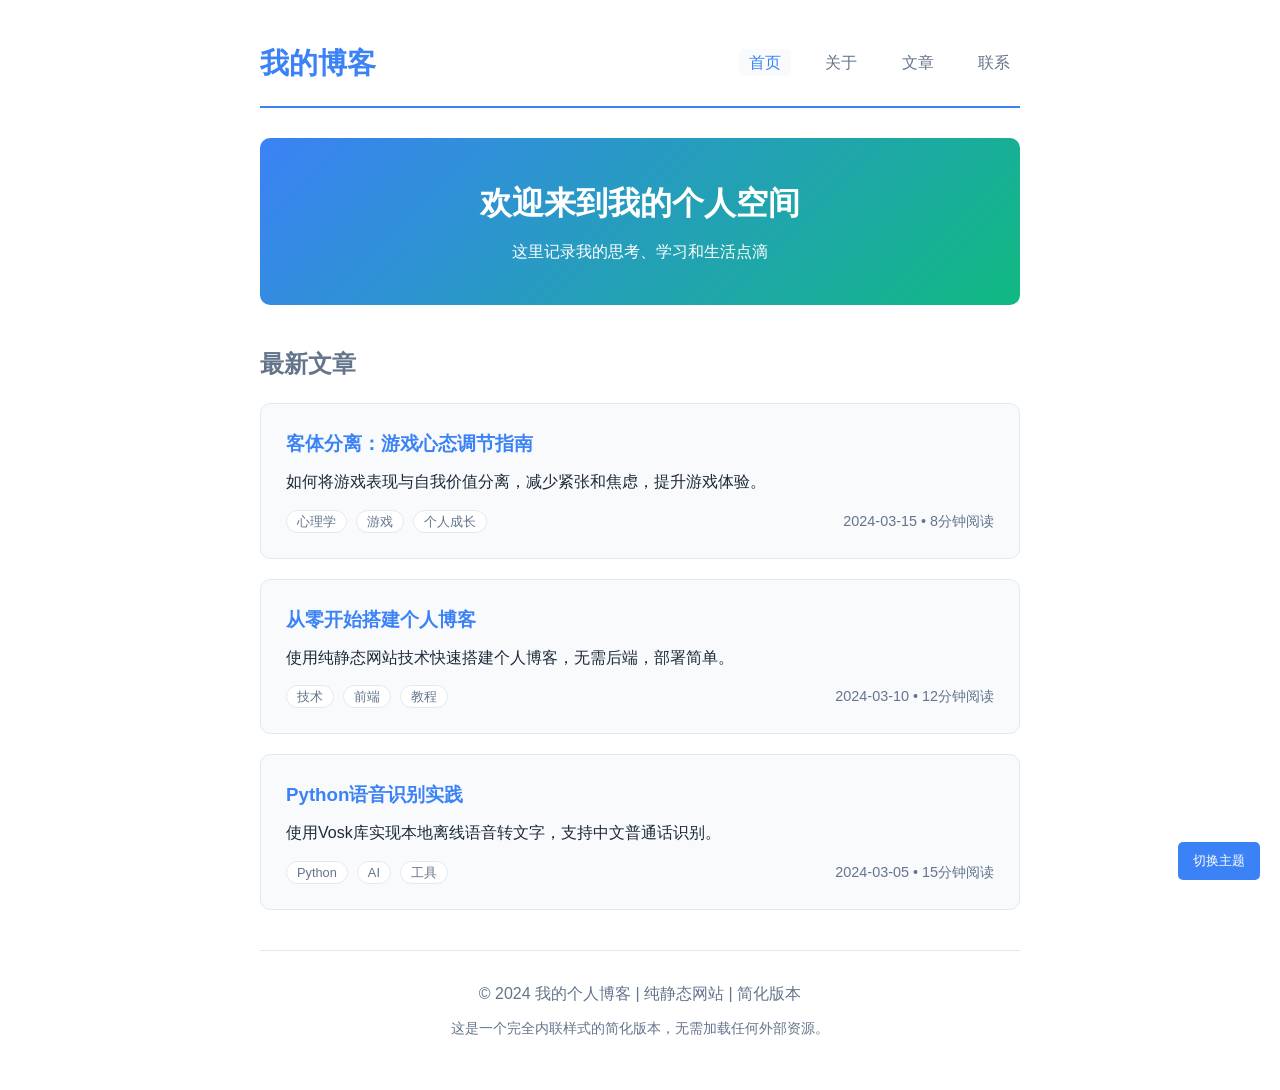
<file: index.html>
<!DOCTYPE html>
<html lang="zh-CN">
<head>
    <meta charset="UTF-8">
    <meta name="viewport" content="width=device-width, initial-scale=1.0">
    <title>我的个人博客（简化版）</title>
    <style>
        /* 完全内联的简化样式，无外部依赖 */
        :root {
            --primary: #3b82f6;
            --secondary: #10b981;
            --bg: #ffffff;
            --surface: #f8fafc;
            --text: #1e293b;
            --text-secondary: #64748b;
            --border: #e2e8f0;
        }

        * {
            margin: 0;
            padding: 0;
            box-sizing: border-box;
        }

        body {
            font-family: -apple-system, BlinkMacSystemFont, 'Segoe UI', 'Microsoft YaHei', sans-serif;
            background: var(--bg);
            color: var(--text);
            line-height: 1.6;
            min-height: 100vh;
        }

        .container {
            max-width: 800px;
            margin: 0 auto;
            padding: 20px;
        }

        header {
            display: flex;
            justify-content: space-between;
            align-items: center;
            padding: 20px 0;
            border-bottom: 2px solid var(--primary);
            margin-bottom: 30px;
        }

        .logo {
            font-size: 1.8rem;
            font-weight: bold;
            color: var(--primary);
        }

        nav a {
            margin-left: 20px;
            text-decoration: none;
            color: var(--text-secondary);
            padding: 5px 10px;
            border-radius: 5px;
        }

        nav a:hover, nav a.active {
            background: var(--surface);
            color: var(--primary);
        }

        .hero {
            background: linear-gradient(135deg, var(--primary), var(--secondary));
            color: white;
            padding: 40px;
            border-radius: 10px;
            margin-bottom: 40px;
            text-align: center;
        }

        .hero h2 {
            font-size: 2rem;
            margin-bottom: 10px;
        }

        .articles {
            margin-bottom: 40px;
        }

        .article {
            background: var(--surface);
            padding: 25px;
            border-radius: 10px;
            margin-bottom: 20px;
            border: 1px solid var(--border);
            transition: transform 0.3s;
        }

        .article:hover {
            transform: translateY(-3px);
            box-shadow: 0 5px 15px rgba(0,0,0,0.1);
        }

        .article h3 {
            color: var(--primary);
            margin-bottom: 10px;
        }

        .meta {
            color: var(--text-secondary);
            font-size: 0.9rem;
            margin-top: 15px;
            display: flex;
            justify-content: space-between;
        }

        .tags span {
            background: var(--bg);
            padding: 3px 10px;
            border-radius: 15px;
            font-size: 0.8rem;
            margin-right: 5px;
            border: 1px solid var(--border);
        }

        footer {
            text-align: center;
            padding: 30px 0;
            color: var(--text-secondary);
            border-top: 1px solid var(--border);
            margin-top: 40px;
        }

        @media (max-width: 768px) {
            header {
                flex-direction: column;
                text-align: center;
                gap: 15px;
            }

            nav a {
                margin: 0 5px;
            }

            .container {
                padding: 15px;
            }

            .hero {
                padding: 30px 15px;
            }
        }

        /* 文章模态框样式 */
        .modal {
            display: none;
            position: fixed;
            z-index: 1000;
            left: 0;
            top: 0;
            width: 100%;
            height: 100%;
            background-color: rgba(0, 0, 0, 0.5);
            overflow-y: auto;
        }
        .modal-content {
            background-color: var(--bg);
            margin: 40px auto;
            padding: 30px;
            border-radius: 10px;
            max-width: 800px;
            box-shadow: 0 10px 30px rgba(0, 0, 0, 0.2);
            position: relative;
        }
        .close {
            position: absolute;
            top: 15px;
            right: 15px;
            font-size: 24px;
            cursor: pointer;
            color: var(--text-secondary);
        }
        .close:hover {
            color: var(--primary);
        }
        .article-full {
            line-height: 1.8;
        }
        .article-full h1 {
            color: var(--primary);
            margin-bottom: 20px;
            font-size: 2rem;
        }
        .article-full h2 {
            color: var(--text);
            margin-top: 30px;
            margin-bottom: 15px;
            font-size: 1.5rem;
        }
        .article-full h3 {
            color: var(--text);
            margin-top: 25px;
            margin-bottom: 10px;
        }
        .article-full ul, .article-full ol {
            margin-left: 20px;
            margin-bottom: 15px;
        }
        .article-full li {
            margin-bottom: 8px;
        }
        .article-full p {
            margin-bottom: 15px;
        }
        .article-full table {
            width: 100%;
            border-collapse: collapse;
            margin-bottom: 20px;
        }
        .article-full th, .article-full td {
            border: 1px solid var(--border);
            padding: 8px;
            text-align: left;
        }
        .article-full th {
            background-color: var(--surface);
        }
        .modal-header {
            border-bottom: 1px solid var(--border);
            padding-bottom: 15px;
            margin-bottom: 20px;
        }
        .modal-header h2 {
            margin: 0;
            color: var(--primary);
        }
    </style>
</head>
<body>
    <div class="container">
        <header>
            <div class="logo">我的博客</div>
            <nav>
                <a href="#" class="active">首页</a>
                <a href="#">关于</a>
                <a href="#">文章</a>
                <a href="#">联系</a>
            </nav>
        </header>

        <div class="hero">
            <h2>欢迎来到我的个人空间</h2>
            <p>这里记录我的思考、学习和生活点滴</p>
        </div>

        <div class="articles">
            <h2 style="margin-bottom: 20px; color: var(--text-secondary);">最新文章</h2>

            <div class="article">
                <h3>客体分离：游戏心态调节指南</h3>
                <p>如何将游戏表现与自我价值分离，减少紧张和焦虑，提升游戏体验。</p>
                <div class="meta">
                    <div class="tags">
                        <span>心理学</span>
                        <span>游戏</span>
                        <span>个人成长</span>
                    </div>
                    <div>2024-03-15 • 8分钟阅读</div>
                </div>
            </div>

            <div class="article">
                <h3>从零开始搭建个人博客</h3>
                <p>使用纯静态网站技术快速搭建个人博客，无需后端，部署简单。</p>
                <div class="meta">
                    <div class="tags">
                        <span>技术</span>
                        <span>前端</span>
                        <span>教程</span>
                    </div>
                    <div>2024-03-10 • 12分钟阅读</div>
                </div>
            </div>

            <div class="article">
                <h3>Python语音识别实践</h3>
                <p>使用Vosk库实现本地离线语音转文字，支持中文普通话识别。</p>
                <div class="meta">
                    <div class="tags">
                        <span>Python</span>
                        <span>AI</span>
                        <span>工具</span>
                    </div>
                    <div>2024-03-05 • 15分钟阅读</div>
                </div>
            </div>
        </div>

        <footer>
            <p>© 2024 我的个人博客 | 纯静态网站 | 简化版本</p>
            <p style="margin-top: 10px; font-size: 0.9rem;">
                这是一个完全内联样式的简化版本，无需加载任何外部资源。
            </p>
        </footer>
    </div>

    <script>
        // 简单的交互功能
        document.addEventListener('DOMContentLoaded', function() {
            // 文章点击效果
            const articles = document.querySelectorAll('.article');
            articles.forEach(article => {
                article.addEventListener('click', function() {
                    const title = this.querySelector('h3').textContent;
                    // 如果是客体分离文章，显示模态框
                    if (title === '客体分离：游戏心态调节指南') {
                        showArticleModal();
                    } else {
                        alert('打开文章: ' + title + '\n\n这是一个示例功能。');
                    }
                });
            });

            // 模态框功能
            const modal = document.getElementById('articleModal');
            const closeBtn = document.querySelector('.close');

            function showArticleModal() {
                modal.style.display = 'block';
                document.body.style.overflow = 'hidden'; // 防止背景滚动
            }

            function hideArticleModal() {
                modal.style.display = 'none';
                document.body.style.overflow = 'auto';
            }

            // 点击关闭按钮
            closeBtn.addEventListener('click', hideArticleModal);

            // 点击模态框背景关闭
            modal.addEventListener('click', function(event) {
                if (event.target === modal) {
                    hideArticleModal();
                }
            });

            // ESC键关闭
            document.addEventListener('keydown', function(event) {
                if (event.key === 'Escape') {
                    hideArticleModal();
                }
            });

            // 主题切换（简化版）
            const toggleTheme = document.createElement('button');
            toggleTheme.textContent = '切换主题';
            toggleTheme.style.cssText = `
                position: fixed;
                bottom: 20px;
                right: 20px;
                padding: 10px 15px;
                background: var(--primary);
                color: white;
                border: none;
                border-radius: 5px;
                cursor: pointer;
                z-index: 1000;
            `;
            document.body.appendChild(toggleTheme);

            let isDark = false;
            toggleTheme.addEventListener('click', function() {
                isDark = !isDark;
                if (isDark) {
                    document.documentElement.style.setProperty('--bg', '#1a1a1a');
                    document.documentElement.style.setProperty('--surface', '#2d2d2d');
                    document.documentElement.style.setProperty('--text', '#ffffff');
                    document.documentElement.style.setProperty('--text-secondary', '#aaaaaa');
                    document.documentElement.style.setProperty('--border', '#444444');
                } else {
                    document.documentElement.style.setProperty('--bg', '#ffffff');
                    document.documentElement.style.setProperty('--surface', '#f8fafc');
                    document.documentElement.style.setProperty('--text', '#1e293b');
                    document.documentElement.style.setProperty('--text-secondary', '#64748b');
                    document.documentElement.style.setProperty('--border', '#e2e8f0');
                }
            });
        });
    </script>

    <!-- 文章模态框 -->
    <div id="articleModal" class="modal">
        <div class="modal-content">
            <span class="close">&times;</span>
            <div class="modal-header">
                <h2 id="modalTitle">客体分离：游戏心态调节指南</h2>
                <div class="meta">
                    <div class="tags" id="modalTags">
                        <span>心理学</span>
                        <span>游戏</span>
                        <span>个人成长</span>
                    </div>
                    <div id="modalMeta">2024-03-15 • 8分钟阅读</div>
                </div>
            </div>
            <div id="modalContent" class="article-full">
<h1>监管者心态调节指南：走出紧张与自我怀疑的困境</h1>

<h2>一、监管者的常见心理问题</h2>
<p>当你在玩监管者时，是否经历过以下心理波动？</p>

<h3>场景一：开局前的焦虑</h3>
<ul>
<li>看到对面选出击球手、前锋等"难缠"角色，心跳就开始加速</li>
<li>纠结天赋选择："带金身？还是带闪现？"</li>
<li>担心被人类玩家"秀操作"，还没开局就感到压力</li>
</ul>

<h3>场景二：局内的连锁反应</h3>
<h4>操作失误触发紧张</h4>
<ul>
<li>空了一刀</li>
<li>闪现失误</li>
<li>被板子砸中 → 手心出汗、呼吸急促</li>
</ul>

<h4>情绪化阶段</h4>
<ul>
<li>开始"上头"，变成机械追击</li>
<li>归因于外部因素："这角色太强了""策划设计有问题"</li>
<li>后续操作变形，放弃控场思路</li>
</ul>

<p>如果你有过这些体验，不必担心——这几乎是所有监管者玩家都会经历的心理过程。好消息是，这些问题都有解决方法。</p>

<h2>二、问题根源：把游戏看得太重</h2>
<p>为什么我们会因为一场游戏而情绪失控？深层原因往往是：</p>

<h3>错误认知一：用游戏结果定义自我</h3>
<ul>
<li>"如果这把没能三抓，就等于我输了"</li>
<li>"平局对我来说就是失败"</li>
<li>"被三跑=我能力不行=我这个人有问题"</li>
</ul>

<h3>错误认知二：胜率成为价值标尺</h3>
<p>在网络环境中看到其他监管者展示八九十的胜率，再看看自己五六⼗的胜率，容易产生：</p>
<ul>
<li>"我连监管者的标准都达不到"</li>
<li>"别人点开我主页会看不起我"</li>
<li>"我可能天生不适合玩这个游戏"</li>
</ul>

<p>这些想法会形成心理暗示，让你在关键时刻更容易紧张。</p>

<h2>三、核心解决方案：学习"客体分离"</h2>

<h3>什么是客体分离？</h3>
<p>客体分离指的是：将外界评价与你本人的核心价值区分开来。</p>

<h3>生活中的例子：</h3>
<p>当有人说"你怎么做事这么慢"，他们的本意是：</p>
<ul>
<li>你在这件事的处理速度可以提升</li>
<li>而不是在否定你这个人的价值</li>
</ul>

<h3>游戏中的体现：</h3>
<p>闪现失误了 → 这只是：</p>
<ul>
<li>一次技能操作的失误</li>
<li>一种游戏技巧的不足</li>
<li>与你这个人的价值、能力、品格毫无关系</li>
</ul>

<h2>四、游戏策划设置的"心理陷阱"</h2>
<p>在设计层面，游戏通过各种机制强化你的紧张感：</p>

<table class="article-table">
<tr>
<td>机制</td>
<td>目的</td>
<td>本质</td>
</tr>
</table>
<p>| --- | --- | --- |</p>
<table class="article-table">
<tr>
<td>主页展示胜率/段位</td>
<td>让你觉得"必须维持高数据"</td>
<td>增加你的游戏投入时间</td>
</tr>
<tr>
<td>排行榜系统</td>
<td>引导玩家相互竞争</td>
<td>提升玩家活跃度</td>
</tr>
<tr>
<td>角色强度调整</td>
<td>制造"我打不过是因为角色"的错觉</td>
<td>维持游戏平衡话题度</td>
</tr>
</table>

<p>认清这一点很重要：这些设计是为了让你更投入地玩游戏，而不是为了定义你个人的价值。</p>

<h2>五、实践训练：三步学会客体分离</h2>

<h3>第一步：建立认知意识</h3>
<p>在听到负面评价或出现失误时，第一时间问自己：</p>
<p>"对方是在评价我这个人，还是在评价我的某项能力/操作？"</p>

<h3>第二步：强化价值锚点</h3>
<p>记住这个核心观念：</p>
<ul>
<li>别人的评价只能说明你在某个方面需要改进</li>
<li>没有任何评价能定义你的核心价值</li>
<li>失误不会让你变得"渺小"，就像成功不会让你变得"伟大"</li>
</ul>

<h3>第三步：游戏内的具体应用</h3>
<h4>面对嘲讽时</h4>
<ul>
<li>对方："就这水平还玩监管？"</li>
<li>正确解读："他认为我这局游戏的处理可以更好"</li>
<li>错误解读："他在否定我这个人的价值"</li>
</ul>

<h4>操作失误时</h4>
<ul>
<li>事实："我闪现空了"</li>
<li>客体分离解读："这个技能释放时机需要练习"</li>
<li>避免的解读："我是个连闪现都用不好的失败者"</li>
</ul>

<h4>赛后反思时</h4>
<ul>
<li>关注点放在："这局我在控场节奏/技能使用上哪里可以改进"</li>
<li>而不是："我是不是天生不适合玩监管"</li>
</ul>

<h2>六、长期心态建设</h2>

<h3>心态调整要点</h3>
<h4>把游戏放回适当位置</h4>
<ul>
<li>它只是你生活中的一种娱乐方式</li>
<li>不是衡量你个人价值的标尺</li>
</ul>

<h4>接受不完美的必然性</h4>
<ul>
<li>每个人都会有失误，职业选手也不例外</li>
<li>失误是学习和进步的必要过程</li>
</ul>

<h4>重新定义"胜利"</h4>
<ul>
<li>胜利不一定是四抓</li>
<li>成功执行了新的战术思路 → 胜利</li>
<li>发现了某个角色的应对方法 → 胜利</li>
<li>在高压下保持了冷静思考 → 胜利</li>
</ul>

<h3>日常训练建议</h3>
<ul>
<li>每天开始游戏前，提醒自己："我是来享受游戏过程，不是来证明自己的价值"</li>
<li>每局结束后，用30秒进行客体分离式复盘："这局在技术上哪里可以改进"</li>
<li>当感到紧张时，做一次深呼吸，在心里重复："这只是游戏，不是对我的审判"</li>
</ul>

<h2>总结：你比游戏更重要</h2>

<h3>根本性原则</h3>
<p>游戏内的表现 ≠ 你本人的价值</p>

<h3>当你掌握客体分离时</h3>
<ul>
<li>紧张感会自然降低</li>
<li>决策会更清晰理性</li>
<li>失误后的恢复能力会大幅提升</li>
<li>游戏体验会从"证明自己"变为"享受过程"</li>
</ul>

<h3>最终建议</h3>
<p>游戏设计会不断制造焦虑，但你有选择回应的权利。从现在开始，练习用客体分离的视角看待每一次对局——你会发现，当你不再害怕失败时，胜利反而变得更容易了。</p>

<h2>致每一位监管者玩家：</h2>
<p>你的价值不由游戏数据定义，你的人生远比任何对局都丰富。放松些，享受游戏本来的乐趣。</p>
</div>
        </div>
    </div>

</body>
</html>
</file>
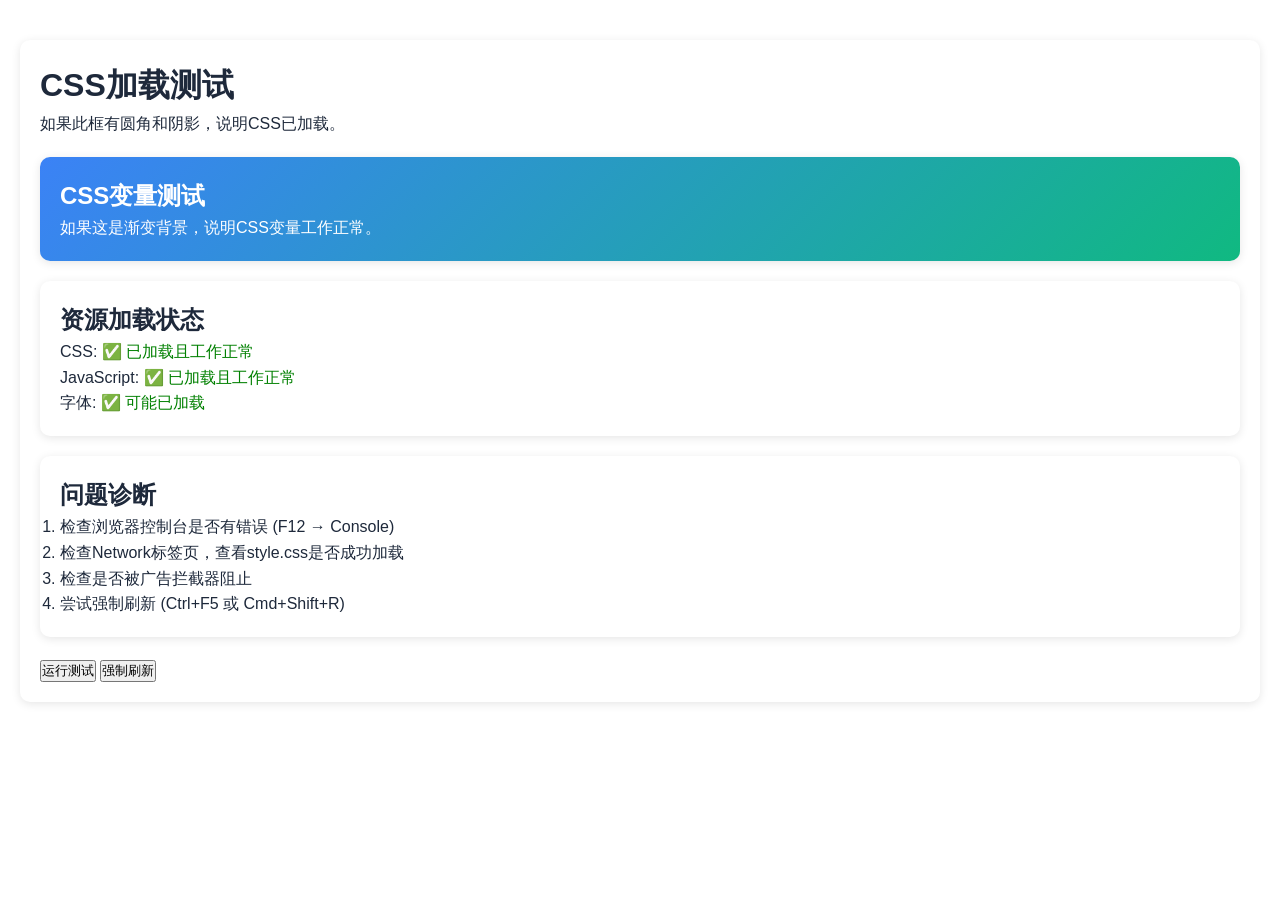
<file: test.html>
<!DOCTYPE html>
<html lang="zh-CN">
<head>
    <meta charset="UTF-8">
    <meta name="viewport" content="width=device-width, initial-scale=1.0">
    <title>CSS测试页面</title>
    <style>
        /* 内联基础样式 */
        body {
            font-family: Arial, sans-serif;
            padding: 20px;
            background-color: #f0f0f0;
        }
        .test {
            background: white;
            padding: 20px;
            border-radius: 10px;
            margin: 20px 0;
            box-shadow: 0 2px 10px rgba(0,0,0,0.1);
        }
        .success { color: green; }
        .error { color: red; }
    </style>
    <!-- 测试外部CSS -->
    <link rel="stylesheet" href="style.css">
</head>
<body>
    <div class="test">
        <h1>CSS加载测试</h1>
        <p>如果此框有圆角和阴影，说明CSS已加载。</p>

        <div class="test" id="cssTest" style="background: linear-gradient(135deg, #3b82f6, #10b981); color: white;">
            <h2>CSS变量测试</h2>
            <p>如果这是渐变背景，说明CSS变量工作正常。</p>
        </div>

        <div class="test">
            <h2>资源加载状态</h2>
            <p id="cssStatus">检查CSS... <span class="error">❌ 未加载</span></p>
            <p id="jsStatus">检查JavaScript... <span class="error">❌ 未加载</span></p>
            <p id="fontStatus">检查字体... <span class="error">❌ 未检查</span></p>
        </div>

        <div class="test">
            <h2>问题诊断</h2>
            <ol>
                <li>检查浏览器控制台是否有错误 (F12 → Console)</li>
                <li>检查Network标签页，查看style.css是否成功加载</li>
                <li>检查是否被广告拦截器阻止</li>
                <li>尝试强制刷新 (Ctrl+F5 或 Cmd+Shift+R)</li>
            </ol>
        </div>

        <button onclick="runTests()">运行测试</button>
        <button onclick="location.reload(true)">强制刷新</button>
    </div>

    <script>
        function runTests() {
            // 测试CSS是否加载
            const cssTest = document.getElementById('cssTest');
            const computedStyle = window.getComputedStyle(cssTest);
            const bg = computedStyle.backgroundImage;

            if (bg && bg.includes('gradient')) {
                document.getElementById('cssStatus').innerHTML =
                    'CSS: <span class="success">✅ 已加载且工作正常</span>';
            } else {
                document.getElementById('cssStatus').innerHTML =
                    'CSS: <span class="error">❌ 可能未正确加载</span>';
            }

            // 测试JavaScript
            document.getElementById('jsStatus').innerHTML =
                'JavaScript: <span class="success">✅ 已加载且工作正常</span>';

            // 测试字体
            const fontFamilies = ['Inter', 'Noto Sans SC'];
            const bodyStyle = window.getComputedStyle(document.body);
            const fontFamily = bodyStyle.fontFamily;

            let fontLoaded = false;
            for (const font of fontFamilies) {
                if (fontFamily.includes(font)) {
                    fontLoaded = true;
                    break;
                }
            }

            document.getElementById('fontStatus').innerHTML = fontLoaded ?
                '字体: <span class="success">✅ 可能已加载</span>' :
                '字体: <span class="error">⚠️ 可能使用备用字体</span>';
        }

        // 页面加载后自动运行测试
        window.addEventListener('load', function() {
            setTimeout(runTests, 500);
        });
    </script>
</body>
</html>
</file>
<file: style.css>
/* CSS重置和基础样式 */
* {
    margin: 0;
    padding: 0;
    box-sizing: border-box;
}

:root {
    /* 亮色主题变量 */
    --primary-color: #3b82f6;
    --secondary-color: #10b981;
    --bg-color: #ffffff;
    --surface-color: #f8fafc;
    --text-color: #1e293b;
    --text-secondary: #64748b;
    --border-color: #e2e8f0;
    --shadow: 0 4px 6px -1px rgba(0, 0, 0, 0.1), 0 2px 4px -1px rgba(0, 0, 0, 0.06);
    --shadow-lg: 0 10px 15px -3px rgba(0, 0, 0, 0.1), 0 4px 6px -2px rgba(0, 0, 0, 0.05);
    --radius: 12px;
    --transition: all 0.3s ease;
}

.dark-theme {
    /* 暗色主题变量 */
    --primary-color: #60a5fa;
    --secondary-color: #34d399;
    --bg-color: #0f172a;
    --surface-color: #1e293b;
    --text-color: #f1f5f9;
    --text-secondary: #94a3b8;
    --border-color: #334155;
    --shadow: 0 4px 6px -1px rgba(0, 0, 0, 0.3), 0 2px 4px -1px rgba(0, 0, 0, 0.2);
    --shadow-lg: 0 10px 15px -3px rgba(0, 0, 0, 0.3), 0 4px 6px -2px rgba(0, 0, 0, 0.2);
}

body {
    font-family: -apple-system, BlinkMacSystemFont, 'Segoe UI', 'Microsoft YaHei', 'Noto Sans SC', 'Inter', sans-serif;
    background-color: var(--bg-color);
    color: var(--text-color);
    line-height: 1.6;
    transition: var(--transition);
    min-height: 100vh;
}

.container {
    max-width: 1200px;
    margin: 0 auto;
    padding: 0 20px;
}

/* 头部样式 */
.header {
    display: flex;
    justify-content: space-between;
    align-items: center;
    padding: 20px 0;
    border-bottom: 1px solid var(--border-color);
    margin-bottom: 40px;
}

.logo {
    display: flex;
    align-items: center;
    gap: 12px;
}

.logo i {
    font-size: 2rem;
    color: var(--primary-color);
}

.logo h1 {
    font-size: 1.8rem;
    font-weight: 700;
}

.nav {
    display: flex;
    gap: 30px;
}

.nav a {
    text-decoration: none;
    color: var(--text-secondary);
    font-weight: 500;
    display: flex;
    align-items: center;
    gap: 8px;
    transition: var(--transition);
    padding: 8px 16px;
    border-radius: var(--radius);
}

.nav a:hover {
    color: var(--primary-color);
    background-color: var(--surface-color);
}

.nav a.active {
    color: var(--primary-color);
    background-color: var(--surface-color);
}

.theme-toggle {
    background: var(--surface-color);
    border: 1px solid var(--border-color);
    color: var(--text-color);
    width: 44px;
    height: 44px;
    border-radius: 50%;
    display: flex;
    align-items: center;
    justify-content: center;
    cursor: pointer;
    transition: var(--transition);
}

.theme-toggle:hover {
    transform: rotate(15deg);
    box-shadow: var(--shadow);
}

/* 主要内容布局 */
.main {
    display: grid;
    grid-template-columns: 1fr 300px;
    gap: 40px;
    margin-bottom: 60px;
}

/* 欢迎部分 */
.hero {
    grid-column: 1 / -1;
    background: linear-gradient(135deg, var(--primary-color), var(--secondary-color));
    color: white;
    padding: 40px;
    border-radius: var(--radius);
    margin-bottom: 40px;
    box-shadow: var(--shadow-lg);
}

.hero h2 {
    font-size: 2.5rem;
    margin-bottom: 16px;
    font-weight: 700;
}

.hero p {
    font-size: 1.2rem;
    opacity: 0.9;
    max-width: 600px;
    margin-bottom: 30px;
}

.stats {
    display: flex;
    gap: 40px;
    flex-wrap: wrap;
}

.stat {
    display: flex;
    align-items: center;
    gap: 12px;
    font-size: 1.1rem;
}

.stat i {
    font-size: 1.5rem;
    background: rgba(255, 255, 255, 0.2);
    width: 48px;
    height: 48px;
    border-radius: 50%;
    display: flex;
    align-items: center;
    justify-content: center;
}

/* 文章列表 */
.articles h3 {
    font-size: 1.8rem;
    margin-bottom: 30px;
    display: flex;
    align-items: center;
    gap: 12px;
}

.article-grid {
    display: grid;
    grid-template-columns: repeat(auto-fill, minmax(300px, 1fr));
    gap: 30px;
}

.article-card {
    background: var(--surface-color);
    border-radius: var(--radius);
    overflow: hidden;
    box-shadow: var(--shadow);
    transition: var(--transition);
    border: 1px solid var(--border-color);
}

.article-card:hover {
    transform: translateY(-5px);
    box-shadow: var(--shadow-lg);
}

.article-image {
    height: 180px;
    background: linear-gradient(135deg, var(--primary-color), var(--secondary-color));
    position: relative;
}

.article-date {
    position: absolute;
    top: 15px;
    right: 15px;
    background: rgba(0, 0, 0, 0.7);
    color: white;
    padding: 6px 12px;
    border-radius: 20px;
    font-size: 0.9rem;
}

.article-content {
    padding: 25px;
}

.article-content h4 {
    font-size: 1.3rem;
    margin-bottom: 12px;
    line-height: 1.4;
}

.article-content p {
    color: var(--text-secondary);
    margin-bottom: 20px;
    font-size: 0.95rem;
}

.article-meta {
    display: flex;
    justify-content: space-between;
    align-items: center;
    padding-top: 20px;
    border-top: 1px solid var(--border-color);
}

.tags {
    display: flex;
    gap: 8px;
    flex-wrap: wrap;
}

.tag {
    background: var(--bg-color);
    color: var(--text-secondary);
    padding: 4px 12px;
    border-radius: 20px;
    font-size: 0.85rem;
    border: 1px solid var(--border-color);
}

.read-more {
    color: var(--primary-color);
    text-decoration: none;
    font-weight: 600;
    display: flex;
    align-items: center;
    gap: 6px;
    transition: var(--transition);
}

.read-more:hover {
    gap: 10px;
}

/* 侧边栏 */
.sidebar {
    display: flex;
    flex-direction: column;
    gap: 30px;
}

.widget {
    background: var(--surface-color);
    padding: 25px;
    border-radius: var(--radius);
    border: 1px solid var(--border-color);
}

.widget h4 {
    font-size: 1.2rem;
    margin-bottom: 20px;
    display: flex;
    align-items: center;
    gap: 10px;
}

.social-links {
    display: flex;
    gap: 15px;
    margin-top: 20px;
}

.social-links a {
    color: var(--text-secondary);
    font-size: 1.5rem;
    transition: var(--transition);
}

.social-links a:hover {
    color: var(--primary-color);
    transform: translateY(-3px);
}

.plans {
    list-style: none;
}

.plans li {
    padding: 10px 0;
    border-bottom: 1px solid var(--border-color);
    display: flex;
    align-items: center;
    gap: 10px;
}

.plans li:before {
    content: "✓";
    color: var(--secondary-color);
    font-weight: bold;
}

.plans li:last-child {
    border-bottom: none;
}

/* 页脚 */
.footer {
    text-align: center;
    padding: 40px 0;
    border-top: 1px solid var(--border-color);
    color: var(--text-secondary);
}

.footer-links {
    margin-top: 15px;
}

.footer-links a {
    color: var(--text-secondary);
    text-decoration: none;
    margin: 0 10px;
    transition: var(--transition);
}

.footer-links a:hover {
    color: var(--primary-color);
}

/* 响应式设计 */
@media (max-width: 992px) {
    .main {
        grid-template-columns: 1fr;
    }

    .hero h2 {
        font-size: 2rem;
    }

    .article-grid {
        grid-template-columns: repeat(auto-fill, minmax(280px, 1fr));
    }
}

@media (max-width: 768px) {
    .header {
        flex-direction: column;
        gap: 20px;
        text-align: center;
    }

    .nav {
        flex-wrap: wrap;
        justify-content: center;
    }

    .hero {
        padding: 30px 20px;
    }

    .stats {
        flex-direction: column;
        gap: 20px;
    }

    .article-grid {
        grid-template-columns: 1fr;
    }
}

@media (max-width: 480px) {
    .container {
        padding: 0 15px;
    }

    .logo h1 {
        font-size: 1.5rem;
    }

    .hero h2 {
        font-size: 1.8rem;
    }

    .nav {
        gap: 15px;
    }

    .nav a {
        padding: 6px 12px;
        font-size: 0.9rem;
    }
}
</file>
